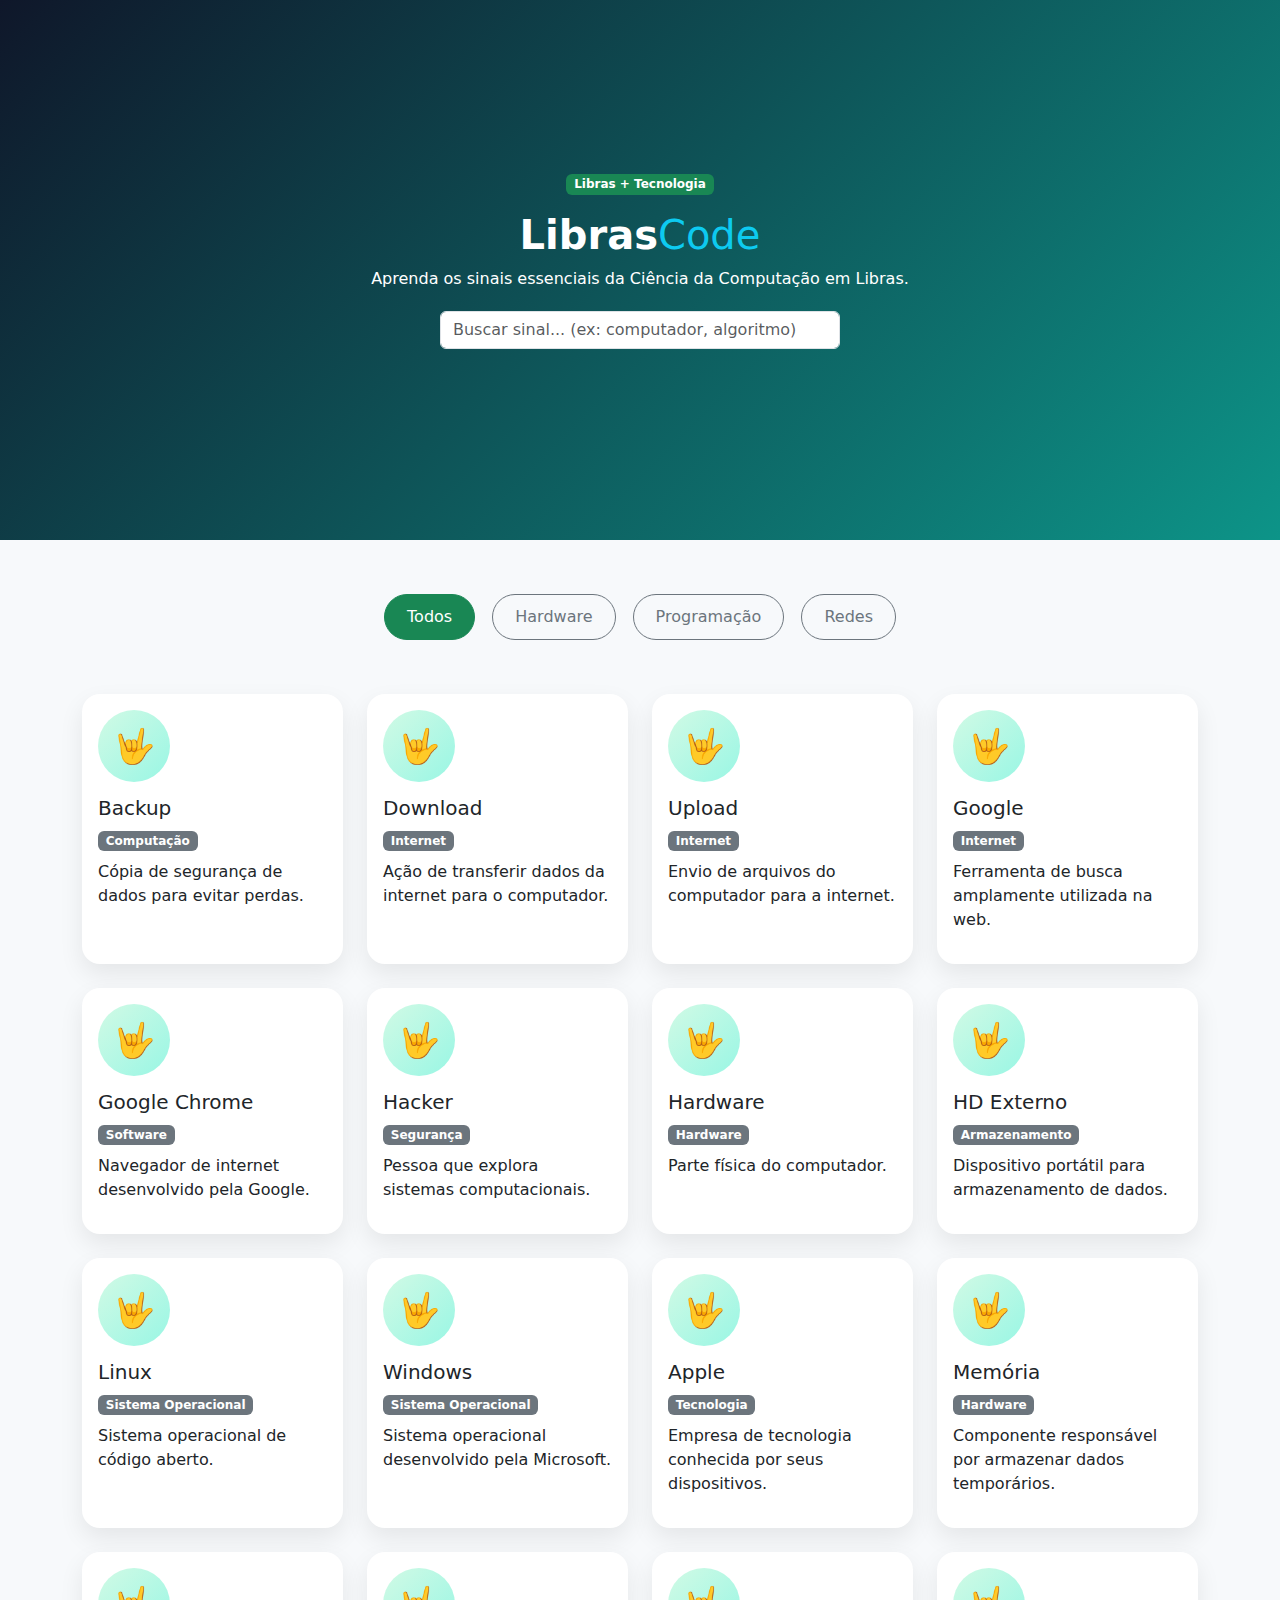
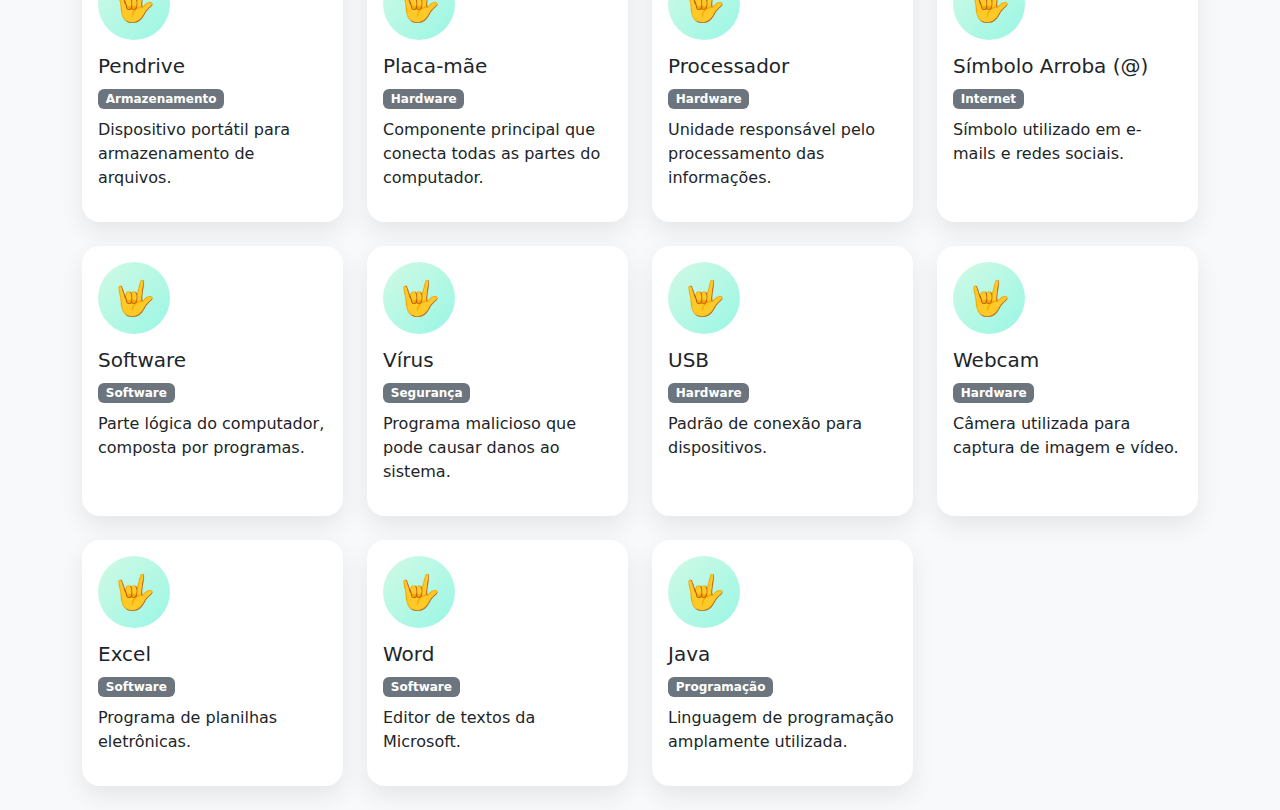
<file: index.html>
<!DOCTYPE html>
<html lang="pt-br">
<head>
  <meta charset="UTF-8">
  <title>LibrasCode</title>

  <!-- Bootstrap 5 -->
  <link href="https://cdn.jsdelivr.net/npm/bootstrap@5.3.2/dist/css/bootstrap.min.css" rel="stylesheet">

  <!-- Ícones -->
  <link href="https://cdn.jsdelivr.net/npm/bootstrap-icons/font/bootstrap-icons.css" rel="stylesheet">

  <!-- CSS -->
  <link rel="stylesheet" href="assets/css/style.css">
</head>
<body>

<!-- HERO (Banner superior com imagem de Libras) -->
<section class="hero text-center text-white">
  <div class="hero-content">
    <span class="badge bg-success mb-3">Libras + Tecnologia</span>
    <h1><strong>Libras</strong><span class="text-info">Code</span></h1>
    <p>Aprenda os sinais essenciais da Ciência da Computação em Libras.</p>

    <input id="searchInput" class="form-control search-input"
      placeholder="Buscar sinal... (ex: computador, algoritmo)">
  </div>

  <!-- Imagem de Libras no banner -->
  <div class="hero-image">
    <!-- <img src="assets/images/banner.png" alt="Sinal Libras Computador" class="img-fluid" /> -->
  </div>
</section>

<!-- Filtros e categorias -->
<div class="container mt-5 text-center">
  <button class="btn btn-success filter-btn" onclick="filterCategory('Todos')">Todos</button>
  <button class="btn btn-outline-secondary filter-btn" onclick="filterCategory('Hardware')">Hardware</button>
  <button class="btn btn-outline-secondary filter-btn" onclick="filterCategory('Programação')">Programação</button>
  <button class="btn btn-outline-secondary filter-btn" onclick="filterCategory('Redes')">Redes</button>
</div>

<!-- Cards de sinais -->
<div class="container mt-5">
  <div class="row" id="cardsContainer"></div>
</div>

<script src="assets/js/data.js"></script>
<script src="assets/js/app.js"></script>
</body>
</html>
</file>
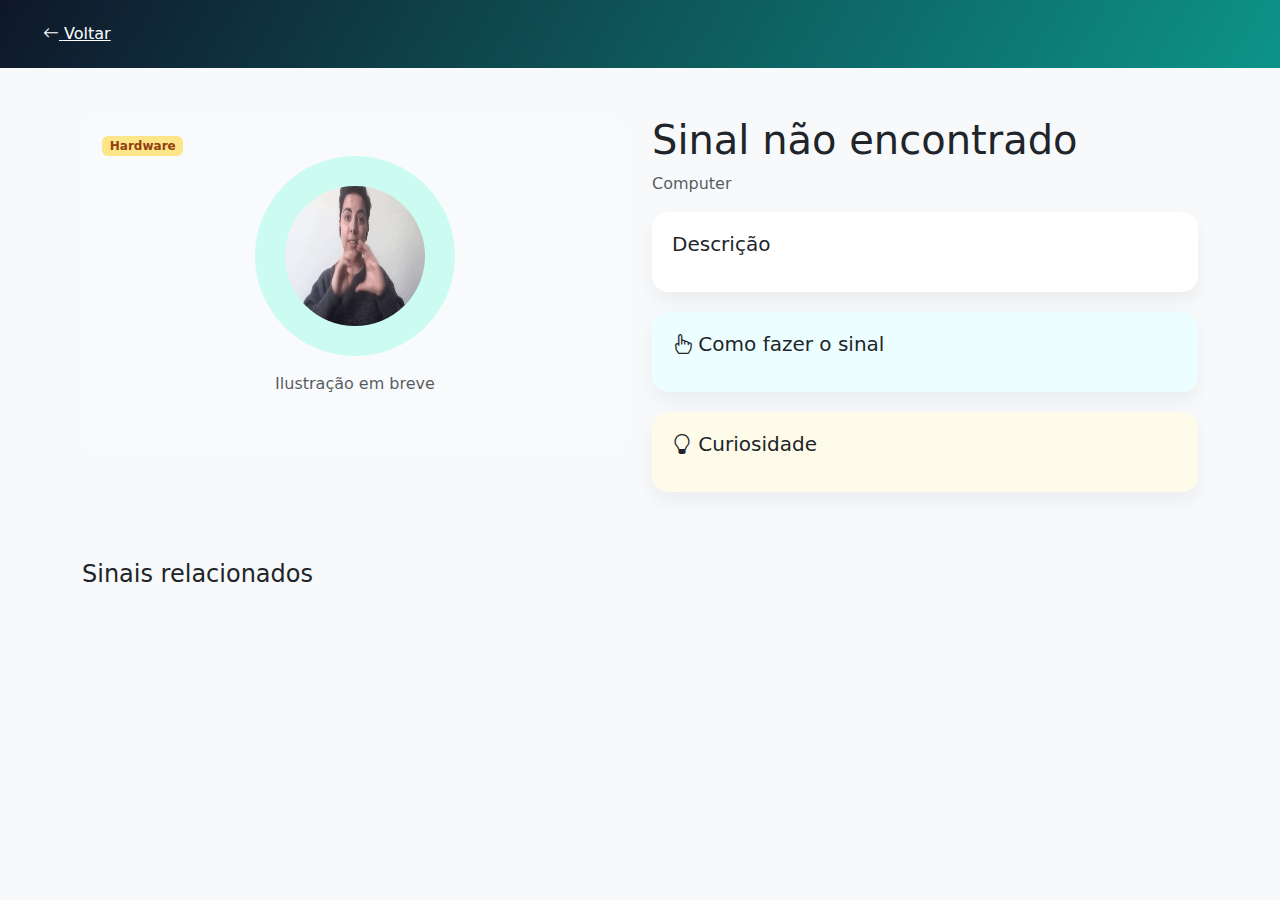
<file: sinal.html>
<!DOCTYPE html>
<html lang="pt-br">
<head>
  <meta charset="UTF-8">
  <title>Sinal | LibrasCode</title>

  <!-- Bootstrap -->
  <link href="https://cdn.jsdelivr.net/npm/bootstrap@5.3.2/dist/css/bootstrap.min.css" rel="stylesheet">

  <!-- Ícones -->
  <link href="https://cdn.jsdelivr.net/npm/bootstrap-icons/font/bootstrap-icons.css" rel="stylesheet">

  <!-- CSS -->
  <link rel="stylesheet" href="assets/css/style.css">
</head>
<body>

<!-- TOPO -->
<header class="top-bar text-white">
  <a href="index.html" class="btn btn-link text-white">
    <i class="bi bi-arrow-left"></i> Voltar
  </a>
</header>

<!-- CONTEÚDO -->
<section class="container my-5">
  <div class="row">

    <!-- ILUSTRAÇÃO / VÍDEO -->
    <div class="col-md-6">
      <div class="media-box">
        <span id="categoriaBadge" class="badge badge-category">Hardware</span>

        <!-- IMAGEM TEMPORÁRIA -->
        <img id="mediaImagem" src="assets/images/educom_libras.gif" alt="Sinal"
          class="img-fluid rounded-circle media-img">

        <!-- Quando tiver vídeo, usar esse bloco -->
        <!--
        <video controls class="media-video">
          <source src="assets/videos/sinais/computador.mp4" type="video/mp4">
        </video>
        -->

        <p class="text-muted mt-3 text-center">Ilustração em breve</p>
      </div>
    </div>

    <!-- INFORMAÇÕES -->
    <div class="col-md-6">
      <h1 id="nomeSinal">Computador</h1>
      <p class="text-muted" id="nomeIngles">Computer</p>

      <!-- DESCRIÇÃO -->
      <div class="info-box">
        <h5>Descrição</h5>
        <p id="descricao"></p>
      </div>

      <!-- COMO FAZER -->
      <div class="info-box info-green">
        <h5><i class="bi bi-hand-index"></i> Como fazer o sinal</h5>
        <p id="comoFazer"></p>
      </div>

      <!-- CURIOSIDADE -->
      <div class="info-box info-yellow">
        <h5><i class="bi bi-lightbulb"></i> Curiosidade</h5>
        <p id="curiosidade"></p>
      </div>
    </div>

  </div>

  <!-- RELACIONADOS -->
  <div class="mt-5">
    <h4>Sinais relacionados</h4>
    <div class="row" id="relacionados"></div>
  </div>

</section>

<script src="assets/js/data.js"></script>
<script src="assets/js/sinal.js"></script>
</body>
</html>
</file>
<file: assets/css/style.css>
body {
  background: #f8f9fa;
}

.hero {
  
  background-image: url('../images/banner.png');
  padding: 80px 20px;
}

.search-input {
  max-width: 400px;
  margin: 20px auto;
}

.card-sinal {
  cursor: pointer;
  transition: 0.3s;
  border-radius: 16px;
}

.card-sinal:hover {
  transform: translateY(-5px);
}

.icon-circle {
  width: 80px;
  height: 80px;
  background: #d1fae5;
  border-radius: 50%;
  font-size: 36px;
  display: flex;
  align-items: center;
  justify-content: center;
  margin-bottom: 15px;
}
/* TOPO */
.top-bar {
  background: linear-gradient(120deg, #0f172a, #0d9488);
  padding: 15px 30px;
}

/* CAIXA DE MÍDIA */
.media-box {
  background: #f8fafc;
  border-radius: 20px;
  padding: 40px;
  text-align: center;
  position: relative;
}

.media-img {
  width: 200px;
  height: 200px;
  background: #ccfbf1;
  padding: 30px;
}

/* BADGE */
.badge-category {
  position: absolute;
  top: 20px;
  left: 20px;
  background: #fde68a;
  color: #92400e;
}

/* BOX DE INFORMAÇÕES */
.info-box {
  background: white;
  padding: 20px;
  border-radius: 16px;
  margin-bottom: 20px;
  box-shadow: 0 10px 20px rgba(0,0,0,0.05);
}

.info-green {
  background: #ecfeff;
}

.info-yellow {
  background: #fffbeb;
}
/* TOPO */
.hero {
  background: linear-gradient(120deg, #0f172a, #0d9488);
  padding: 80px 20px;
  position: relative;
}

.hero-content {
  max-width: 600px;
  margin: 0 auto;
}

.hero-image {
  position: absolute;
  top: 50%;
  left: 50%;
  transform: translate(-50%, -50%);
  max-width: 100%;
  z-index: 1;
}

.hero-image img {
  max-width: 150px; /* Ajuste para a imagem não ocupar muito espaço */
}

.search-input {
  max-width: 400px;
  margin: 20px auto;
}

/* CARDS */
.card-sinal {
  cursor: pointer;
  transition: 0.3s;
  border-radius: 16px;
  box-shadow: 0 4px 10px rgba(0,0,0,0.1);
}

.card-sinal:hover {
  transform: translateY(-5px);
}

.card-sinal .card-body {
  position: relative;
}

.card-sinal .media-video {
  width: 100%;
  height: auto;
  border-radius: 10px;
}

.icon-circle {
  width: 80px;
  height: 80px;
  background: #d1fae5;
  border-radius: 50%;
  font-size: 36px;
  display: flex;
  align-items: center;
  justify-content: center;
  margin-bottom: 15px;
}
/* BOTÕES DE FILTRO */
.filter-btn {
  border-radius: 999px;
  padding: 10px 22px;
  font-weight: 500;
  margin: 6px;
  transition: all 0.25s ease;
}

.filter-btn:hover {
  transform: translateY(-2px);
  box-shadow: 0 6px 16px rgba(0, 0, 0, 0.12);
}

.filter-btn:focus {
  box-shadow: none;
}
/* ÍCONE DOS CARDS */
.icon-circle {
  width: 72px;
  height: 72px;
  background: linear-gradient(135deg, #d1fae5, #99f6e4);
  border-radius: 50%;
  font-size: 34px;
  display: flex;
  align-items: center;
  justify-content: center;
  margin-bottom: 14px;
}
.card-sinal {
  border: none;
  border-radius: 18px;
  overflow: hidden;
  transition: all 0.3s ease;
  box-shadow: 0 10px 24px rgba(0, 0, 0, 0.08);
}

.card-sinal:hover {
  transform: translateY(-6px);
  box-shadow: 0 16px 32px rgba(0, 0, 0, 0.12);
}
.media-video {
  width: 100%;
  border-radius: 14px;
  margin-top: 10px;
}
@media (max-width: 768px) {
  .icon-circle {
    width: 60px;
    height: 60px;
    font-size: 28px;
  }

  .hero {
    padding: 70px 16px;
  }
}
/* RESET LEVE */
body {
  background-color: #f7f9fb;
  font-family: 'Inter', system-ui, sans-serif;
}

/* HERO */
.hero {
  min-height: 60vh;
  background: linear-gradient(135deg, #0f172a, #0d9488);
  display: flex;
  align-items: center;
}

.hero-title {
  font-size: 3rem;
  font-weight: 800;
}

.hero-title span {
  color: #38bdf8;
}

.hero-subtitle {
  opacity: 0.9;
  margin-bottom: 30px;
}

.badge-hero {
  background: rgba(255,255,255,0.15);
  padding: 8px 14px;
  border-radius: 20px;
}

/* BUSCA */
.search-box {
  max-width: 420px;
  position: relative;
}

.search-box i {
  position: absolute;
  top: 50%;
  left: 14px;
  transform: translateY(-50%);
  color: #999;
}

.search-box input {
  padding-left: 42px;
  border-radius: 30px;
  border: none;
  height: 46px;
}

 /* =====================
       FILTROS
    ====================== */
    .filter-group {
      display: flex;
      justify-content: center;
      gap: 12px;
      flex-wrap: wrap;
    }

    .filter-chip {
      border: 1px solid #0d9488;
      padding: 8px 20px;
      border-radius: 50px;
      background: transparent;
      color: #0d9488;
      transition: all 0.3s;
    }

    .filter-chip.active,
    .filter-chip:hover {
      background: #0d9488;
      color: #fff;
    }

    /* =====================
       FOOTER
    ====================== */
    .footer {
      background: #0f172a;
      color: #cbd5e1;
      padding: 50px 0 20px;
    }

    .footer h5 {
      color: #fff;
      margin-bottom: 15px;
    }

    .footer-list {
      list-style: none;
      padding: 0;
    }

    .footer-list li {
      margin-bottom: 8px;
    }

    .footer-divider {
      border-color: rgba(255,255,255,0.1);
    }

    .footer-bottom {
      font-size: 0.9rem;
      opacity: 0.8;
    }
    
     /* =====================
       PARTÍCULAS
    ====================== */
    #particles {
      position: absolute;
      inset: 0;
      z-index: 1;
      overflow: hidden;
    }

    .particle {
      position: absolute;
      background: rgba(255,255,255,0.25);
      border-radius: 50%;
      animation: float linear infinite;
    }

    @keyframes float {
      from {
        transform: translateY(100vh) translateX(0);
        opacity: 0;
      }
      10% { opacity: 0.4; }
      to {
        transform: translateY(-10vh) translateX(50px);
        opacity: 0;
      }
    }
</file>
